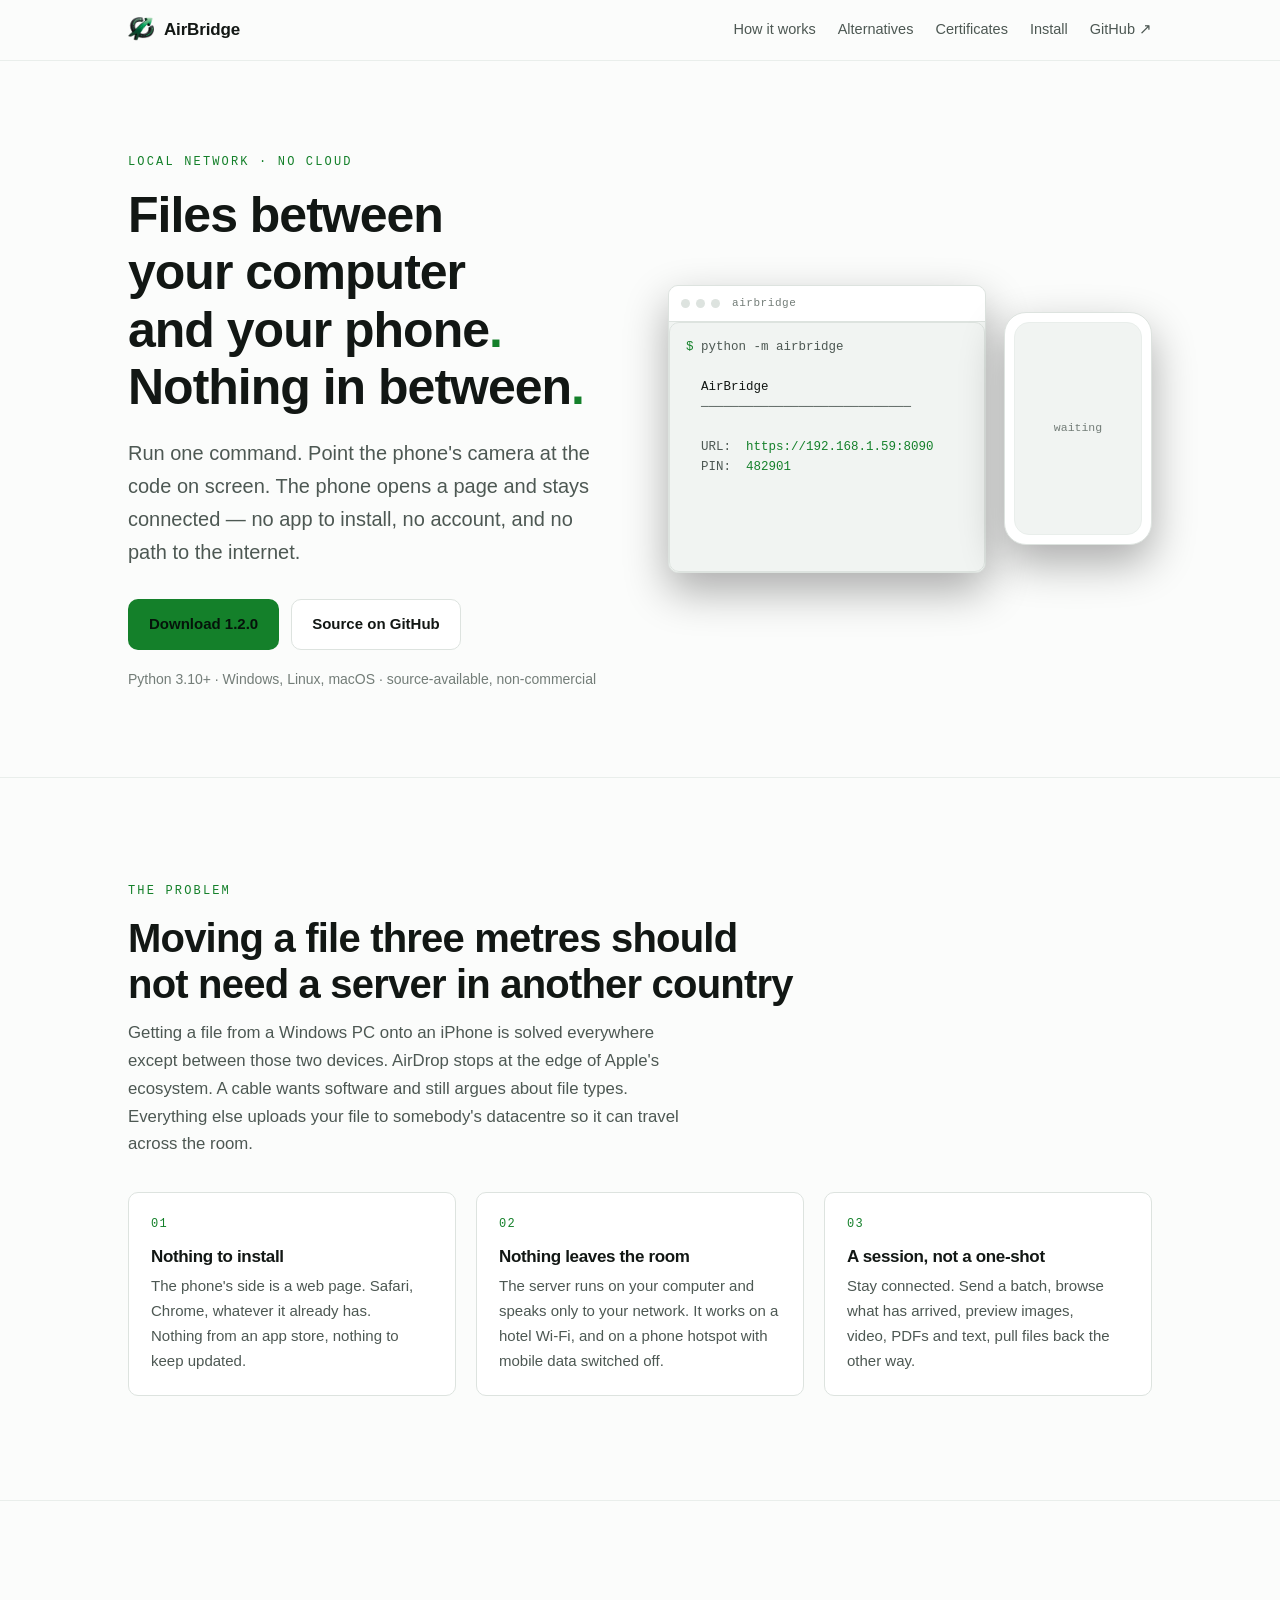
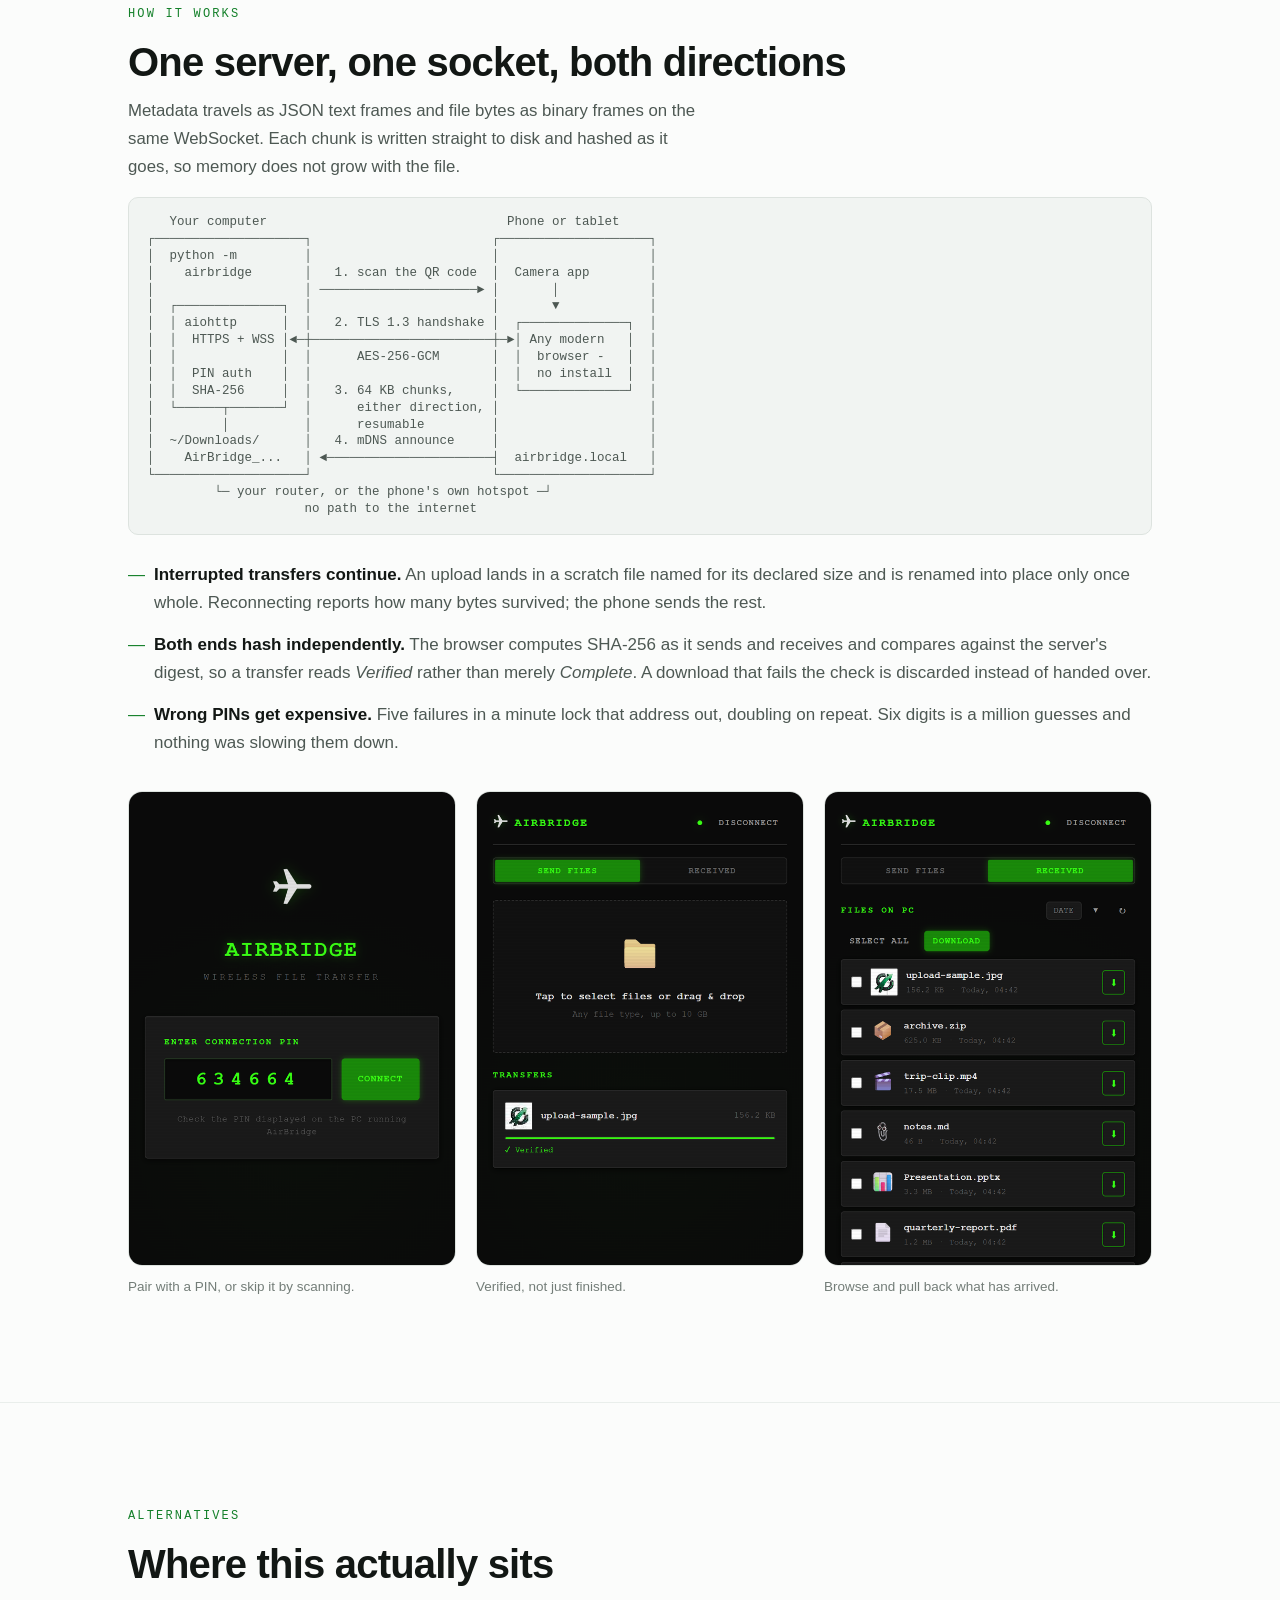
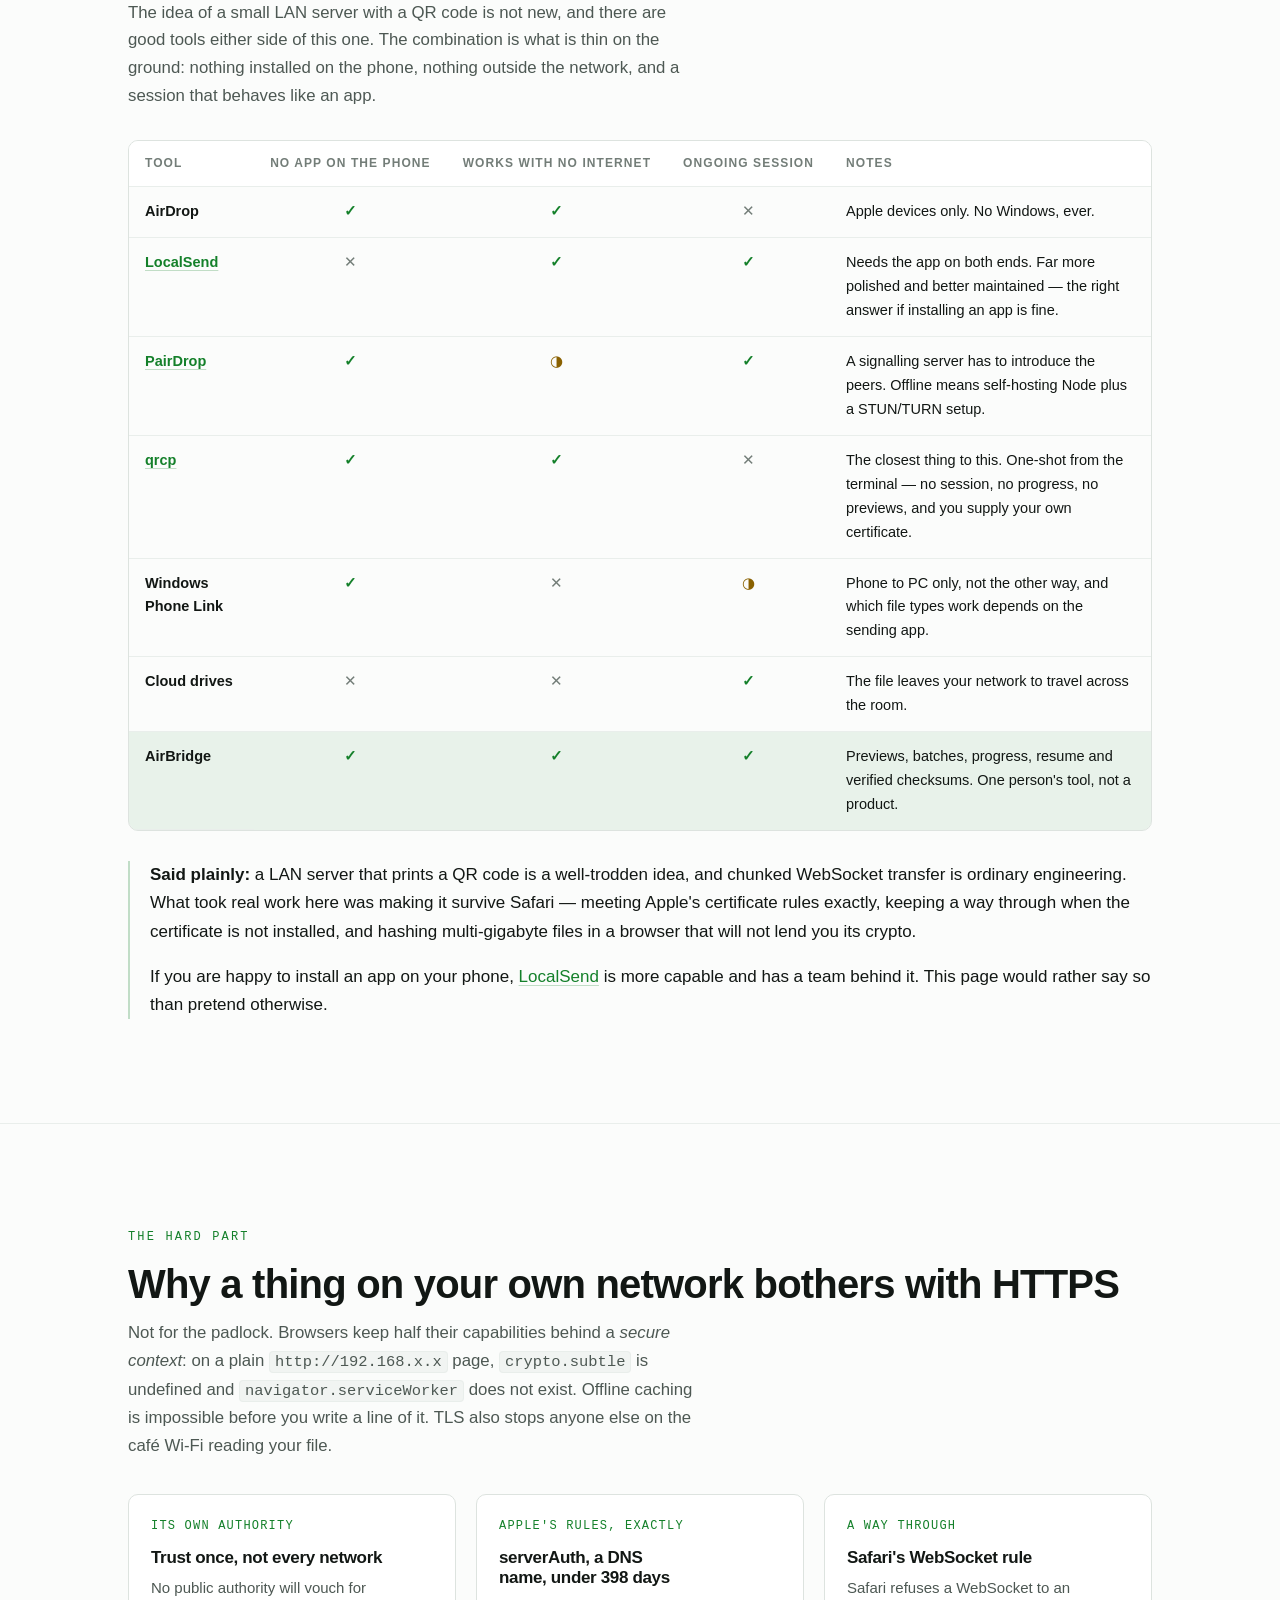
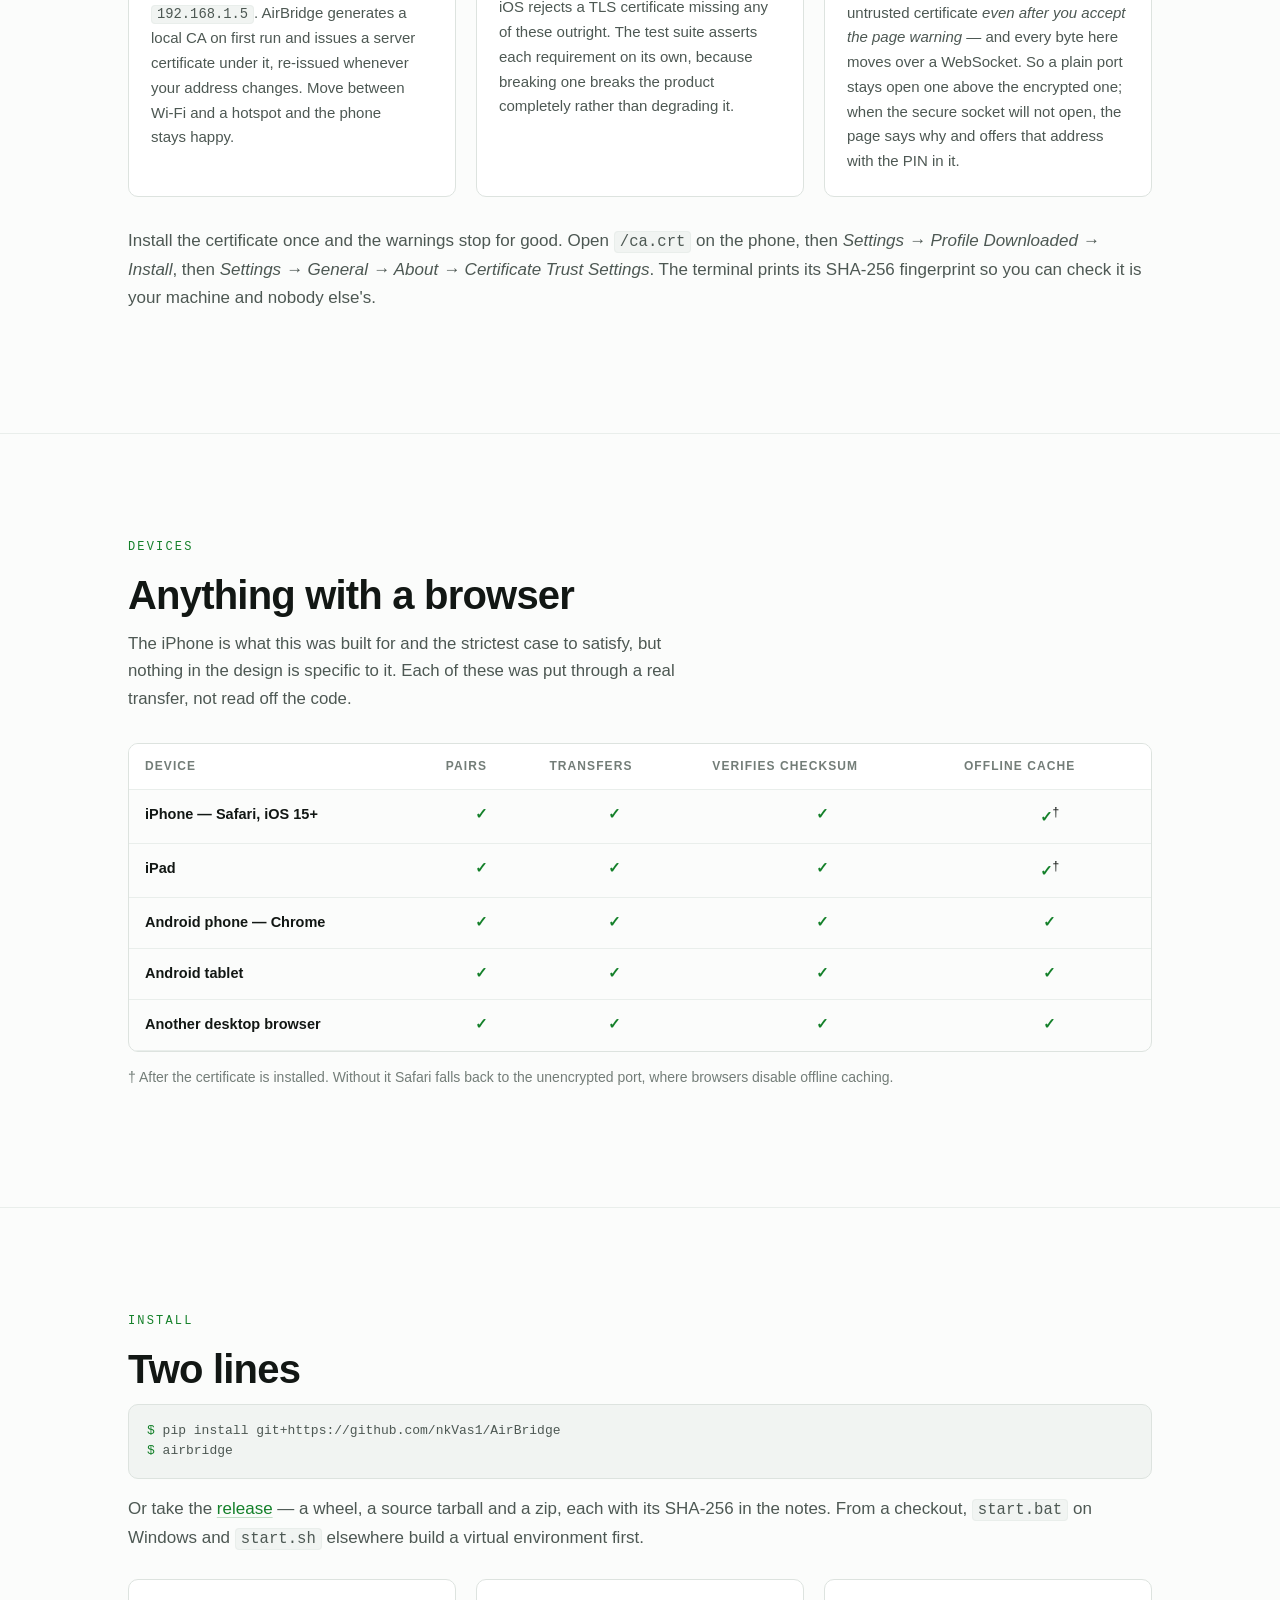
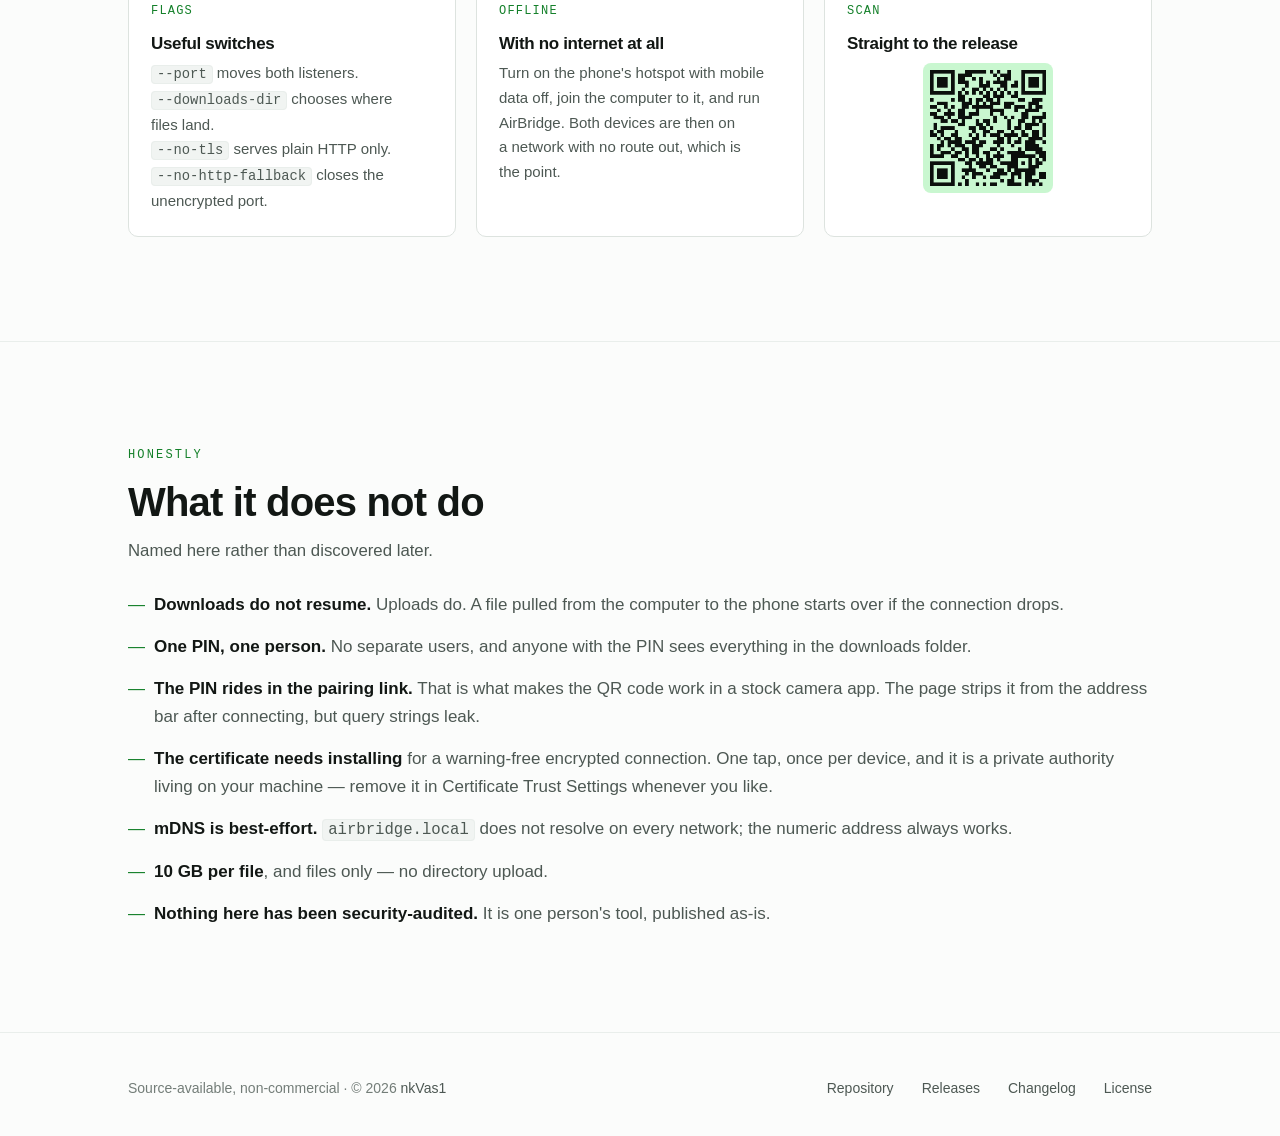
<file: site/index.html>
<!doctype html>
<html lang="en">
<head>
<meta charset="utf-8">
<meta name="viewport" content="width=device-width, initial-scale=1">
<title>AirBridge — wireless file transfer between your computer and any phone</title>
<meta name="description" content="Send files between a computer and any phone or tablet over your own network. Nothing to install on the phone, no internet, nothing uploaded anywhere.">
<meta name="color-scheme" content="dark light">
<meta name="theme-color" content="#080a09">

<link rel="canonical" href="https://nkvas1.github.io/AirBridge/">
<link rel="icon" href="assets/logo.png" type="image/png">
<link rel="apple-touch-icon" href="assets/logo.png">

<meta property="og:type" content="website">
<meta property="og:url" content="https://nkvas1.github.io/AirBridge/">
<meta property="og:title" content="AirBridge — wireless file transfer, no app and no internet">
<meta property="og:description" content="Send files between a computer and any phone or tablet over your own network. Nothing to install on the phone, no internet, nothing uploaded anywhere.">
<meta property="og:image" content="https://nkvas1.github.io/AirBridge/assets/og.png">
<meta property="og:image:width" content="1200">
<meta property="og:image:height" content="630">
<meta name="twitter:card" content="summary_large_image">
<meta name="twitter:title" content="AirBridge — wireless file transfer, no app and no internet">
<meta name="twitter:description" content="Send files between a computer and any phone or tablet over your own network.">
<meta name="twitter:image" content="https://nkvas1.github.io/AirBridge/assets/og.png">

<script type="application/ld+json">
{
  "@context": "https://schema.org",
  "@type": "SoftwareApplication",
  "name": "AirBridge",
  "applicationCategory": "UtilitiesApplication",
  "operatingSystem": "Windows, Linux, macOS",
  "url": "https://nkvas1.github.io/AirBridge/",
  "codeRepository": "https://github.com/nkVas1/AirBridge",
  "programmingLanguage": "Python",
  "softwareVersion": "1.2.0",
  "author": { "@type": "Person", "name": "Nikita Vasiliuk", "url": "https://github.com/nkVas1" },
  "description": "Wireless file transfer between a computer and any phone or tablet over the local network, with nothing installed on the phone and no internet connection."
}
</script>

<style>
/* ---------------------------------------------------------------- tokens */
:root {
  color-scheme: dark;

  --bg:        #080a09;
  --bg-raised: #0e1210;
  --bg-sunken: #050706;
  --line:      #1c2320;
  --line-soft: #141a17;

  --ink:       #e8ece9;
  --ink-dim:   #9aa49e;
  --ink-faint: #6b756f;

  --accent:      #3ddc4a;
  --accent-deep: #1f8f2b;
  --accent-wash: rgba(61, 220, 74, 0.10);
  --accent-line: rgba(61, 220, 74, 0.28);

  --warn: #e8c14a;

  --mono: ui-monospace, "SF Mono", "Cascadia Mono", "JetBrains Mono", Menlo, Consolas, monospace;
  --sans: -apple-system, BlinkMacSystemFont, "Segoe UI", Inter, Roboto, "Helvetica Neue", Arial, sans-serif;

  --edge: 10px;
  --shell: 1120px;
  --gutter: clamp(20px, 5vw, 48px);
}

@media (prefers-color-scheme: light) {
  :root {
    color-scheme: light;
    --bg:        #fbfcfb;
    --bg-raised: #ffffff;
    --bg-sunken: #f1f4f2;
    --line:      #dde3df;
    --line-soft: #e9eeeb;
    --ink:       #121714;
    --ink-dim:   #4d5853;
    --ink-faint: #737d78;
    --accent:      #14802a;
    --accent-deep: #0d5c1e;
    --accent-wash: rgba(20, 128, 42, 0.08);
    --accent-line: rgba(20, 128, 42, 0.25);
    --warn: #8a6100;
  }
}

/* ----------------------------------------------------------------- base */
*, *::before, *::after { box-sizing: border-box; }

html { -webkit-text-size-adjust: 100%; scroll-behavior: smooth; }
@media (prefers-reduced-motion: reduce) {
  html { scroll-behavior: auto; }
  *, *::before, *::after { animation-duration: 0.001ms !important; animation-iteration-count: 1 !important; transition-duration: 0.001ms !important; }
}

body {
  margin: 0;
  background: var(--bg);
  color: var(--ink);
  font-family: var(--sans);
  font-size: 17px;
  line-height: 1.65;
  -webkit-font-smoothing: antialiased;
  overflow-x: hidden;
}

h1, h2, h3 { line-height: 1.15; letter-spacing: -0.02em; margin: 0; text-wrap: balance; }
p { margin: 0 0 1em; text-wrap: pretty; }
a { color: var(--accent); text-decoration-color: var(--accent-line); text-underline-offset: 3px; }
a:hover { text-decoration-color: currentColor; }
img { max-width: 100%; height: auto; display: block; }

:focus-visible { outline: 2px solid var(--accent); outline-offset: 3px; border-radius: 4px; }

.shell { max-width: var(--shell); margin-inline: auto; padding-inline: var(--gutter); }

.skip {
  position: absolute; left: -9999px; top: 0; z-index: 50;
  background: var(--accent); color: var(--bg-sunken);
  padding: 10px 16px; border-radius: 0 0 var(--edge) 0; font-weight: 600;
}
.skip:focus { left: 0; }

.eyebrow {
  font-family: var(--mono); font-size: 12px; letter-spacing: 0.18em;
  text-transform: uppercase; color: var(--accent); margin: 0 0 14px;
}

section { padding-block: clamp(56px, 9vw, 104px); border-top: 1px solid var(--line-soft); }
section > .shell > h2 { font-size: clamp(28px, 4.2vw, 40px); margin-bottom: 12px; }
.lede { color: var(--ink-dim); max-width: 62ch; font-size: 1.05rem; }

/* ------------------------------------------------------------------- nav */
.nav {
  position: sticky; top: 0; z-index: 20;
  background: color-mix(in srgb, var(--bg) 86%, transparent);
  backdrop-filter: blur(12px);
  border-bottom: 1px solid var(--line-soft);
}
.nav-in { display: flex; align-items: center; gap: 22px; height: 60px; }
.brand { display: flex; align-items: center; gap: 10px; font-weight: 700; letter-spacing: -0.01em; color: var(--ink); text-decoration: none; margin-right: auto; }
.brand img { width: 26px; height: 26px; }
.nav a.navlink { color: var(--ink-dim); text-decoration: none; font-size: 14.5px; }
.nav a.navlink:hover { color: var(--ink); }
@media (max-width: 720px) { .nav a.navlink { display: none; } }

/* ------------------------------------------------------------------ hero */
.hero { padding-block: clamp(48px, 8vw, 92px) clamp(40px, 6vw, 72px); border-top: 0; }
.hero-grid { display: grid; grid-template-columns: minmax(0, 1fr) minmax(0, 1fr); gap: clamp(32px, 5vw, 56px); align-items: center; }
@media (max-width: 900px) { .hero-grid { grid-template-columns: 1fr; } }

.hero h1 { font-size: clamp(34px, 4.9vw, 50px); margin-bottom: 20px; }
.hero h1 .rule { color: var(--accent); }
.hero-sub { font-size: clamp(17px, 2.1vw, 20px); color: var(--ink-dim); max-width: 46ch; }

.cta-row { display: flex; flex-wrap: wrap; gap: 12px; margin-top: 30px; }
.btn {
  display: inline-flex; align-items: center; gap: 9px;
  padding: 12px 20px; border-radius: var(--edge);
  font-weight: 600; font-size: 15px; text-decoration: none;
  border: 1px solid transparent; transition: transform 0.15s ease, background 0.15s ease, border-color 0.15s ease;
}
.btn:hover { transform: translateY(-1px); }
.btn-primary { background: var(--accent); color: #05130a; }
.btn-primary:hover { background: color-mix(in srgb, var(--accent) 88%, white); }
.btn-ghost { border-color: var(--line); color: var(--ink); background: var(--bg-raised); }
.btn-ghost:hover { border-color: var(--accent-line); }

.hero-note { margin-top: 18px; font-size: 14px; color: var(--ink-faint); }

/* ---------------------------------------------------------- pairing demo */
.demo { display: grid; grid-template-columns: 1fr auto; gap: 18px; align-items: stretch; }
@media (max-width: 560px) { .demo { grid-template-columns: 1fr; } }

.term {
  background: var(--bg-sunken); border: 1px solid var(--line); border-radius: var(--edge);
  font-family: var(--mono); font-size: 12.5px; line-height: 1.55; overflow: hidden;
  box-shadow: 0 18px 44px rgba(0, 0, 0, 0.32);
}
.term-bar { display: flex; align-items: center; gap: 6px; padding: 9px 12px; border-bottom: 1px solid var(--line); background: var(--bg-raised); }
.term-dot { width: 9px; height: 9px; border-radius: 50%; background: var(--line); }
.term-title { margin-left: 6px; font-size: 11px; color: var(--ink-faint); letter-spacing: 0.05em; }
.term-body { padding: 14px 16px; margin: 0; white-space: pre; overflow-x: auto; color: var(--ink-dim); min-height: 250px; font-size: clamp(10px, 1.05vw, 12.5px); }
.term-body .g { color: var(--accent); }
.term-body .w { color: var(--ink); }
.caret { display: inline-block; width: 7px; height: 1em; background: var(--accent); vertical-align: -2px; animation: blink 1.05s steps(2, start) infinite; }
@keyframes blink { 50% { opacity: 0; } }

.phone {
  width: 148px; border: 1px solid var(--line); border-radius: 22px; padding: 9px;
  background: var(--bg-raised); align-self: center;
  box-shadow: 0 18px 44px rgba(0, 0, 0, 0.32);
}
@media (max-width: 560px) { .phone { margin-inline: auto; } }
.phone-screen {
  border-radius: 15px; background: var(--bg-sunken); aspect-ratio: 9 / 15;
  display: grid; place-items: center; text-align: center; padding: 14px;
  font-family: var(--mono); font-size: 11.5px; color: var(--ink-faint);
  border: 1px solid var(--line-soft);
}
.phone-screen .state { transition: opacity 0.35s ease; }
.phone-screen img { width: 84px; border-radius: 6px; }
.phone-screen .tick { font-size: 26px; color: var(--accent); line-height: 1; }
.phone-screen strong { display: block; color: var(--ink); font-size: 12.5px; margin-top: 6px; }

/* --------------------------------------------------------------- content */
.cols { display: grid; grid-template-columns: repeat(auto-fit, minmax(248px, 1fr)); gap: 20px; margin-top: 34px; }
.card { background: var(--bg-raised); border: 1px solid var(--line); border-radius: var(--edge); padding: 22px; }
.card h3 { font-size: 17px; margin-bottom: 8px; }
.card p { color: var(--ink-dim); font-size: 15px; margin: 0; }
.card .mark { font-family: var(--mono); font-size: 12px; color: var(--accent); letter-spacing: 0.1em; display: block; margin-bottom: 12px; }

figure { margin: 0; }
figcaption { font-size: 13.5px; color: var(--ink-faint); margin-top: 10px; }

pre {
  background: var(--bg-sunken); border: 1px solid var(--line); border-radius: var(--edge);
  padding: 16px 18px; overflow-x: auto; font-family: var(--mono); font-size: 13px;
  line-height: 1.6; color: var(--ink-dim); margin: 0 0 16px;
}
pre .g { color: var(--accent); }
code { font-family: var(--mono); font-size: 0.92em; }
p code, li code, td code { background: var(--bg-sunken); border: 1px solid var(--line-soft); border-radius: 4px; padding: 1px 5px; }

.scroller { overflow-x: auto; border: 1px solid var(--line); border-radius: var(--edge); margin-top: 30px; }
table { border-collapse: collapse; width: 100%; min-width: 640px; font-size: 14.5px; }
th, td { padding: 13px 16px; text-align: left; border-bottom: 1px solid var(--line-soft); vertical-align: top; }
thead th { background: var(--bg-raised); font-size: 12px; letter-spacing: 0.09em; text-transform: uppercase; color: var(--ink-faint); font-weight: 600; white-space: nowrap; }
tbody tr:last-child td { border-bottom: 0; }
tbody tr.self { background: var(--accent-wash); }
tbody tr.self td:first-child { box-shadow: inset 3px 0 0 var(--accent); }
td.c { text-align: center; }
.yes { color: var(--accent); font-weight: 700; }
.no  { color: var(--ink-faint); }
.part { color: var(--warn); }

/* A 640px table on a 390px screen scrolls sideways and stretches its rows
   to the height of the longest wrapped cell. Below that width each row
   becomes its own card instead. */
@media (max-width: 720px) {
  .scroller { border: 0; overflow: visible; }
  table { min-width: 0; display: block; }
  thead { display: none; }
  tbody { display: block; }
  tbody tr {
    display: block; margin-bottom: 12px; padding: 15px 17px;
    background: var(--bg-raised); border: 1px solid var(--line); border-radius: var(--edge);
  }
  tbody tr.self { background: var(--accent-wash); border-color: var(--accent-line); }
  tbody tr.self td:first-child { box-shadow: none; }
  tbody th[scope="row"] {
    display: block; padding: 0 0 4px; border: 0;
    font-size: 16px; color: var(--ink); background: none;
  }
  tbody td {
    display: flex; align-items: baseline; justify-content: space-between; gap: 18px;
    padding: 8px 0 0; border: 0; text-align: left;
  }
  tbody td::before {
    content: attr(data-label);
    color: var(--ink-faint); font-size: 13.5px;
  }
  tbody td.note {
    display: block; margin-top: 11px; padding-top: 11px;
    border-top: 1px solid var(--line-soft); color: var(--ink-dim); font-size: 14px;
  }
  tbody td.note::before { content: none; }
}

.shots { display: grid; grid-template-columns: repeat(auto-fit, minmax(200px, 1fr)); gap: 20px; margin-top: 34px; }
.shots img { border: 1px solid var(--line); border-radius: 14px; }

ul.plain { list-style: none; padding: 0; margin: 26px 0 0; display: grid; gap: 14px; }
ul.plain li { padding-left: 26px; position: relative; color: var(--ink-dim); }
ul.plain li::before { content: "—"; position: absolute; left: 0; color: var(--accent); }
ul.plain li b { color: var(--ink); font-weight: 600; }

.honest { border-left: 2px solid var(--accent-line); padding-left: 20px; margin-top: 30px; }

.diagram { font-family: var(--mono); font-size: clamp(9px, 1.35vw, 12.5px); line-height: 1.35; }

/* -------------------------------------------------------------- footer */
footer { border-top: 1px solid var(--line-soft); padding-block: 44px; color: var(--ink-faint); font-size: 14px; }
.foot { display: flex; flex-wrap: wrap; gap: 16px 28px; align-items: center; }
.foot .spacer { margin-left: auto; }
footer a { color: var(--ink-dim); text-decoration: none; }
footer a:hover { color: var(--accent); }
</style>
</head>

<body>
<a class="skip" href="#main">Skip to content</a>

<nav class="nav" aria-label="Primary">
  <div class="shell nav-in">
    <a class="brand" href="#top"><img src="assets/logo.png" alt="" width="26" height="26"> AirBridge</a>
    <a class="navlink" href="#how">How it works</a>
    <a class="navlink" href="#compare">Alternatives</a>
    <a class="navlink" href="#certificates">Certificates</a>
    <a class="navlink" href="#install">Install</a>
    <a class="navlink" href="https://github.com/nkVas1/AirBridge">GitHub&nbsp;↗</a>
  </div>
</nav>

<main id="main">

<header class="hero shell" id="top">
  <div class="hero-grid">
    <div>
      <p class="eyebrow">Local network · no cloud</p>
      <h1>Files between your computer and your phone<span class="rule">.</span> Nothing in between<span class="rule">.</span></h1>
      <p class="hero-sub">
        Run one command. Point the phone's camera at the code on screen. The
        phone opens a page and stays connected — no app to install, no account,
        and no path to the internet.
      </p>

      <div class="cta-row">
        <a class="btn btn-primary" href="https://github.com/nkVas1/AirBridge/releases/latest">Download 1.2.0</a>
        <a class="btn btn-ghost" href="https://github.com/nkVas1/AirBridge">Source on GitHub</a>
      </div>
      <p class="hero-note">Python 3.10+ · Windows, Linux, macOS · source-available, non-commercial</p>
    </div>

    <div class="demo" aria-label="Pairing sequence">
      <div class="term">
        <div class="term-bar">
          <span class="term-dot"></span><span class="term-dot"></span><span class="term-dot"></span>
          <span class="term-title">airbridge</span>
        </div>
        <pre class="term-body" id="term" aria-live="polite"></pre>
      </div>

      <div class="phone" aria-hidden="true">
        <div class="phone-screen"><div class="state">waiting</div></div>
      </div>
    </div>
  </div>
</header>

<section id="what">
  <div class="shell">
    <p class="eyebrow">The problem</p>
    <h2>Moving a file three metres should not need a server in another country</h2>
    <p class="lede">
      Getting a file from a Windows PC onto an iPhone is solved everywhere
      except between those two devices. AirDrop stops at the edge of Apple's
      ecosystem. A cable wants software and still argues about file types.
      Everything else uploads your file to somebody's datacentre so it can
      travel across the room.
    </p>

    <div class="cols">
      <div class="card">
        <span class="mark">01</span>
        <h3>Nothing to install</h3>
        <p>The phone's side is a web page. Safari, Chrome, whatever it already has. Nothing from an app store, nothing to keep updated.</p>
      </div>
      <div class="card">
        <span class="mark">02</span>
        <h3>Nothing leaves the room</h3>
        <p>The server runs on your computer and speaks only to your network. It works on a hotel Wi-Fi, and on a phone hotspot with mobile data switched off.</p>
      </div>
      <div class="card">
        <span class="mark">03</span>
        <h3>A session, not a one-shot</h3>
        <p>Stay connected. Send a batch, browse what has arrived, preview images, video, PDFs and text, pull files back the other way.</p>
      </div>
    </div>
  </div>
</section>

<section id="how">
  <div class="shell">
    <p class="eyebrow">How it works</p>
    <h2>One server, one socket, both directions</h2>
    <p class="lede">
      Metadata travels as JSON text frames and file bytes as binary frames on
      the same WebSocket. Each chunk is written straight to disk and hashed as
      it goes, so memory does not grow with the file.
    </p>

<pre class="diagram" aria-label="Architecture diagram">   Your computer                                Phone or tablet
┌────────────────────┐                        ┌────────────────────┐
│  python -m         │                        │                    │
│    airbridge       │   1. scan the QR code  │  Camera app        │
│                    │ ─────────────────────► │       │            │
│  ┌──────────────┐  │                        │       ▼            │
│  │ aiohttp      │  │   2. TLS 1.3 handshake │  ┌──────────────┐  │
│  │  HTTPS + WSS │◄─┼────────────────────────┼─►│ Any modern   │  │
│  │              │  │      AES-256-GCM       │  │  browser -   │  │
│  │  PIN auth    │  │                        │  │  no install  │  │
│  │  SHA-256     │  │   3. 64 KB chunks,     │  └──────────────┘  │
│  └──────┬───────┘  │      either direction, │                    │
│         │          │      resumable         │                    │
│  ~/Downloads/      │   4. mDNS announce     │                    │
│    AirBridge_...   │ ◄──────────────────────┤  airbridge.local   │
└────────────────────┘                        └────────────────────┘
         └─ your router, or the phone's own hotspot ─┘
                     no path to the internet</pre>

    <ul class="plain">
      <li><b>Interrupted transfers continue.</b> An upload lands in a scratch file named for its declared size and is renamed into place only once whole. Reconnecting reports how many bytes survived; the phone sends the rest.</li>
      <li><b>Both ends hash independently.</b> The browser computes SHA-256 as it sends and receives and compares against the server's digest, so a transfer reads <em>Verified</em> rather than merely <em>Complete</em>. A download that fails the check is discarded instead of handed over.</li>
      <li><b>Wrong PINs get expensive.</b> Five failures in a minute lock that address out, doubling on repeat. Six digits is a million guesses and nothing was slowing them down.</li>
    </ul>

    <div class="shots">
      <figure><img src="assets/connect.png" alt="Pairing screen with the six-digit PIN field" width="620" height="899" loading="lazy" decoding="async"><figcaption>Pair with a PIN, or skip it by scanning.</figcaption></figure>
      <figure><img src="assets/send.png" alt="Send tab showing a transfer marked Verified" width="620" height="899" loading="lazy" decoding="async"><figcaption>Verified, not just finished.</figcaption></figure>
      <figure><img src="assets/received.png" alt="List of files received on the computer, with thumbnails" width="620" height="899" loading="lazy" decoding="async"><figcaption>Browse and pull back what has arrived.</figcaption></figure>
    </div>
  </div>
</section>

<section id="compare">
  <div class="shell">
    <p class="eyebrow">Alternatives</p>
    <h2>Where this actually sits</h2>
    <p class="lede">
      The idea of a small LAN server with a QR code is not new, and there are
      good tools either side of this one. The combination is what is thin on
      the ground: nothing installed on the phone, nothing outside the network,
      and a session that behaves like an app.
    </p>

    <div class="scroller">
      <table>
        <thead>
          <tr>
            <th scope="col">Tool</th>
            <th scope="col" class="c">No app on the phone</th>
            <th scope="col" class="c">Works with no internet</th>
            <th scope="col" class="c">Ongoing session</th>
            <th scope="col">Notes</th>
          </tr>
        </thead>
        <tbody>
          <tr>
            <th scope="row">AirDrop</th>
            <td class="c" data-label="No app on the phone"><span class="yes">✓</span></td>
            <td class="c" data-label="Works with no internet"><span class="yes">✓</span></td>
            <td class="c" data-label="Ongoing session"><span class="no">✕</span></td>
            <td class="note">Apple devices only. No Windows, ever.</td>
          </tr>
          <tr>
            <th scope="row"><a href="https://github.com/localsend/localsend">LocalSend</a></th>
            <td class="c" data-label="No app on the phone"><span class="no">✕</span></td>
            <td class="c" data-label="Works with no internet"><span class="yes">✓</span></td>
            <td class="c" data-label="Ongoing session"><span class="yes">✓</span></td>
            <td class="note">Needs the app on both ends. Far more polished and better maintained — the right answer if installing an app is fine.</td>
          </tr>
          <tr>
            <th scope="row"><a href="https://github.com/schlagmichdoch/PairDrop">PairDrop</a></th>
            <td class="c" data-label="No app on the phone"><span class="yes">✓</span></td>
            <td class="c" data-label="Works with no internet"><span class="part">◑</span></td>
            <td class="c" data-label="Ongoing session"><span class="yes">✓</span></td>
            <td class="note">A signalling server has to introduce the peers. Offline means self-hosting Node plus a STUN/TURN setup.</td>
          </tr>
          <tr>
            <th scope="row"><a href="https://github.com/claudiodangelis/qrcp">qrcp</a></th>
            <td class="c" data-label="No app on the phone"><span class="yes">✓</span></td>
            <td class="c" data-label="Works with no internet"><span class="yes">✓</span></td>
            <td class="c" data-label="Ongoing session"><span class="no">✕</span></td>
            <td class="note">The closest thing to this. One-shot from the terminal — no session, no progress, no previews, and you supply your own certificate.</td>
          </tr>
          <tr>
            <th scope="row">Windows Phone Link</th>
            <td class="c" data-label="No app on the phone"><span class="yes">✓</span></td>
            <td class="c" data-label="Works with no internet"><span class="no">✕</span></td>
            <td class="c" data-label="Ongoing session"><span class="part">◑</span></td>
            <td class="note">Phone to PC only, not the other way, and which file types work depends on the sending app.</td>
          </tr>
          <tr>
            <th scope="row">Cloud drives</th>
            <td class="c" data-label="No app on the phone"><span class="no">✕</span></td>
            <td class="c" data-label="Works with no internet"><span class="no">✕</span></td>
            <td class="c" data-label="Ongoing session"><span class="yes">✓</span></td>
            <td class="note">The file leaves your network to travel across the room.</td>
          </tr>
          <tr class="self">
            <th scope="row">AirBridge</th>
            <td class="c" data-label="No app on the phone"><span class="yes">✓</span></td>
            <td class="c" data-label="Works with no internet"><span class="yes">✓</span></td>
            <td class="c" data-label="Ongoing session"><span class="yes">✓</span></td>
            <td class="note">Previews, batches, progress, resume and verified checksums. One person's tool, not a product.</td>
          </tr>
        </tbody>
      </table>
    </div>

    <div class="honest">
      <p><b>Said plainly:</b> a LAN server that prints a QR code is a well-trodden idea, and chunked WebSocket transfer is ordinary engineering. What took real work here was making it survive Safari — meeting Apple's certificate rules exactly, keeping a way through when the certificate is not installed, and hashing multi-gigabyte files in a browser that will not lend you its crypto.</p>
      <p style="margin-bottom:0">If you are happy to install an app on your phone, <a href="https://github.com/localsend/localsend">LocalSend</a> is more capable and has a team behind it. This page would rather say so than pretend otherwise.</p>
    </div>
  </div>
</section>

<section id="certificates">
  <div class="shell">
    <p class="eyebrow">The hard part</p>
    <h2>Why a thing on your own network bothers with HTTPS</h2>
    <p class="lede">
      Not for the padlock. Browsers keep half their capabilities behind a
      <em>secure context</em>: on a plain <code>http://192.168.x.x</code> page,
      <code>crypto.subtle</code> is undefined and <code>navigator.serviceWorker</code>
      does not exist. Offline caching is impossible before you write a line of
      it. TLS also stops anyone else on the café Wi-Fi reading your file.
    </p>

    <div class="cols">
      <div class="card">
        <span class="mark">ITS OWN AUTHORITY</span>
        <h3>Trust once, not every network</h3>
        <p>No public authority will vouch for <code>192.168.1.5</code>. AirBridge generates a local CA on first run and issues a server certificate under it, re-issued whenever your address changes. Move between Wi-Fi and a hotspot and the phone stays happy.</p>
      </div>
      <div class="card">
        <span class="mark">APPLE'S RULES, EXACTLY</span>
        <h3>serverAuth, a DNS name, under 398 days</h3>
        <p>iOS rejects a TLS certificate missing any of these outright. The test suite asserts each requirement on its own, because breaking one breaks the product completely rather than degrading it.</p>
      </div>
      <div class="card">
        <span class="mark">A WAY THROUGH</span>
        <h3>Safari's WebSocket rule</h3>
        <p>Safari refuses a WebSocket to an untrusted certificate <em>even after you accept the page warning</em> — and every byte here moves over a WebSocket. So a plain port stays open one above the encrypted one; when the secure socket will not open, the page says why and offers that address with the PIN in it.</p>
      </div>
    </div>

    <p style="margin-top:30px; color:var(--ink-dim)">
      Install the certificate once and the warnings stop for good. Open
      <code>/ca.crt</code> on the phone, then <em>Settings → Profile Downloaded
      → Install</em>, then <em>Settings → General → About → Certificate Trust
      Settings</em>. The terminal prints its SHA-256 fingerprint so you can
      check it is your machine and nobody else's.
    </p>
  </div>
</section>

<section id="devices">
  <div class="shell">
    <p class="eyebrow">Devices</p>
    <h2>Anything with a browser</h2>
    <p class="lede">
      The iPhone is what this was built for and the strictest case to satisfy,
      but nothing in the design is specific to it. Each of these was put
      through a real transfer, not read off the code.
    </p>

    <div class="scroller">
      <table>
        <thead>
          <tr>
            <th scope="col">Device</th>
            <th scope="col" class="c">Pairs</th>
            <th scope="col" class="c">Transfers</th>
            <th scope="col" class="c">Verifies checksum</th>
            <th scope="col" class="c">Offline cache</th>
          </tr>
        </thead>
        <tbody>
          <tr><th scope="row">iPhone — Safari, iOS 15+</th><td class="c"><span class="yes">✓</span></td><td class="c"><span class="yes">✓</span></td><td class="c"><span class="yes">✓</span></td><td class="c"><span class="yes">✓</span><sup>†</sup></td></tr>
          <tr><th scope="row">iPad</th><td class="c" data-label="Pairs"><span class="yes">✓</span></td><td class="c" data-label="Transfers"><span class="yes">✓</span></td><td class="c" data-label="Verifies checksum"><span class="yes">✓</span></td><td class="c" data-label="Offline cache"><span class="yes">✓</span><sup>†</sup></td></tr>
          <tr><th scope="row">Android phone — Chrome</th><td class="c" data-label="Pairs"><span class="yes">✓</span></td><td class="c" data-label="Transfers"><span class="yes">✓</span></td><td class="c" data-label="Verifies checksum"><span class="yes">✓</span></td><td class="c" data-label="Offline cache"><span class="yes">✓</span></td></tr>
          <tr><th scope="row">Android tablet</th><td class="c" data-label="Pairs"><span class="yes">✓</span></td><td class="c" data-label="Transfers"><span class="yes">✓</span></td><td class="c" data-label="Verifies checksum"><span class="yes">✓</span></td><td class="c" data-label="Offline cache"><span class="yes">✓</span></td></tr>
          <tr><th scope="row">Another desktop browser</th><td class="c" data-label="Pairs"><span class="yes">✓</span></td><td class="c" data-label="Transfers"><span class="yes">✓</span></td><td class="c" data-label="Verifies checksum"><span class="yes">✓</span></td><td class="c" data-label="Offline cache"><span class="yes">✓</span></td></tr>
        </tbody>
      </table>
    </div>
    <p style="margin-top:14px; font-size:14px; color:var(--ink-faint)">
      † After the certificate is installed. Without it Safari falls back to the
      unencrypted port, where browsers disable offline caching.
    </p>
  </div>
</section>

<section id="install">
  <div class="shell">
    <p class="eyebrow">Install</p>
    <h2>Two lines</h2>

<pre><span class="g">$</span> pip install git+https://github.com/nkVas1/AirBridge
<span class="g">$</span> airbridge</pre>

    <p style="color:var(--ink-dim)">
      Or take the <a href="https://github.com/nkVas1/AirBridge/releases/latest">release</a>
      — a wheel, a source tarball and a zip, each with its SHA-256 in the notes.
      From a checkout, <code>start.bat</code> on Windows and <code>start.sh</code>
      elsewhere build a virtual environment first.
    </p>

    <div class="cols" style="margin-top:26px">
      <div class="card">
        <span class="mark">FLAGS</span>
        <h3>Useful switches</h3>
        <p>
          <code>--port</code> moves both listeners.<br>
          <code>--downloads-dir</code> chooses where files land.<br>
          <code>--no-tls</code> serves plain HTTP only.<br>
          <code>--no-http-fallback</code> closes the unencrypted port.
        </p>
      </div>
      <div class="card">
        <span class="mark">OFFLINE</span>
        <h3>With no internet at all</h3>
        <p>Turn on the phone's hotspot with mobile data off, join the computer to it, and run AirBridge. Both devices are then on a network with no route out, which is the point.</p>
      </div>
      <div class="card">
        <span class="mark">SCAN</span>
        <h3>Straight to the release</h3>
        <p style="text-align:center; margin-top:10px"><img src="assets/qr.png" alt="QR code linking to the latest AirBridge release" width="130" height="130" style="margin-inline:auto; border-radius:8px" loading="lazy" decoding="async"></p>
      </div>
    </div>
  </div>
</section>

<section id="limits">
  <div class="shell">
    <p class="eyebrow">Honestly</p>
    <h2>What it does not do</h2>
    <p class="lede">Named here rather than discovered later.</p>
    <ul class="plain">
      <li><b>Downloads do not resume.</b> Uploads do. A file pulled from the computer to the phone starts over if the connection drops.</li>
      <li><b>One PIN, one person.</b> No separate users, and anyone with the PIN sees everything in the downloads folder.</li>
      <li><b>The PIN rides in the pairing link.</b> That is what makes the QR code work in a stock camera app. The page strips it from the address bar after connecting, but query strings leak.</li>
      <li><b>The certificate needs installing</b> for a warning-free encrypted connection. One tap, once per device, and it is a private authority living on your machine — remove it in Certificate Trust Settings whenever you like.</li>
      <li><b>mDNS is best-effort.</b> <code>airbridge.local</code> does not resolve on every network; the numeric address always works.</li>
      <li><b>10 GB per file</b>, and files only — no directory upload.</li>
      <li><b>Nothing here has been security-audited.</b> It is one person's tool, published as-is.</li>
    </ul>
  </div>
</section>

</main>

<footer>
  <div class="shell foot">
    <span>Source-available, non-commercial · © 2026 <a href="https://github.com/nkVas1">nkVas1</a></span>
    <span class="spacer"></span>
    <a href="https://github.com/nkVas1/AirBridge">Repository</a>
    <a href="https://github.com/nkVas1/AirBridge/releases/latest">Releases</a>
    <a href="https://github.com/nkVas1/AirBridge/blob/main/CHANGELOG.md">Changelog</a>
    <a href="https://github.com/nkVas1/AirBridge/blob/main/LICENSE">License</a>
  </div>
</footer>

<script>
(() => {
  "use strict";

  const term = document.getElementById("term");
  // The screen's contents are replaced wholesale, so hold the container
  // rather than the element inside it — that one stops existing after the
  // first swap, which froze the phone on its opening state.
  const screen = document.querySelector(".phone-screen");
  if (!term || !screen) return;

  const RULE = "\u2500".repeat(28);
  const SCRIPT = [
    { t: 800, term: '<span class="g">$</span> python -m airbridge\n' },
    { t: 650, term: '\n<span class="w">  AirBridge</span>\n  ' + RULE + '\n\n' },
    { t: 400, term: '  URL:  <span class="g">https://192.168.1.59:8090</span>\n' },
    { t: 300, term: '  PIN:  <span class="g">482901</span>\n' },
    { t: 300, term: '  Save: ~/Downloads/AirBridge\n\n' },
    { t: 450, term: '  Scan this with the phone camera.\n',
              phone: '<div class="state">scanning<span class="caret"></span></div>' },
    { t: 950, phone: '<div class="state"><div class="tick">\u2713</div><strong>Connected</strong>PIN accepted</div>' },
    { t: 850, term: '\n  <span class="g">\u2713</span> paired \u00b7 TLS 1.3, AES-256-GCM\n' },
    { t: 800, term: '  <span class="g">\u2713</span> holiday-photo.jpg \u00b7 3.0 MB\n    <span class="g">Verified</span>\n',
              phone: '<div class="state"><div class="tick">\u2713</div><strong>Received</strong>holiday-photo.jpg</div>' },
  ];

  const reduced = window.matchMedia("(prefers-reduced-motion: reduce)").matches;

  function renderAll() {
    term.innerHTML = SCRIPT.filter(step => step.term).map(step => step.term).join("");
    const last = [...SCRIPT].reverse().find(step => step.phone);
    if (last) screen.innerHTML = last.phone;
  }

  if (reduced) { renderAll(); return; }

  let started = false;
  function play() {
    if (started) return;
    started = true;
    term.innerHTML = "";
    let delay = 0;
    SCRIPT.forEach(step => {
      delay += step.t;
      setTimeout(() => {
        if (step.term) term.innerHTML += step.term;
        if (step.phone) screen.innerHTML = step.phone;
      }, delay);
    });
  }

  // Only run once it is actually on screen, and never for a visitor who
  // never scrolls to it.
  if ("IntersectionObserver" in window) {
    const io = new IntersectionObserver((entries) => {
      if (entries.some(e => e.isIntersecting)) { play(); io.disconnect(); }
    }, { threshold: 0.35 });
    io.observe(term);
  } else {
    play();
  }
})();
</script>
</body>
</html>
</file>
